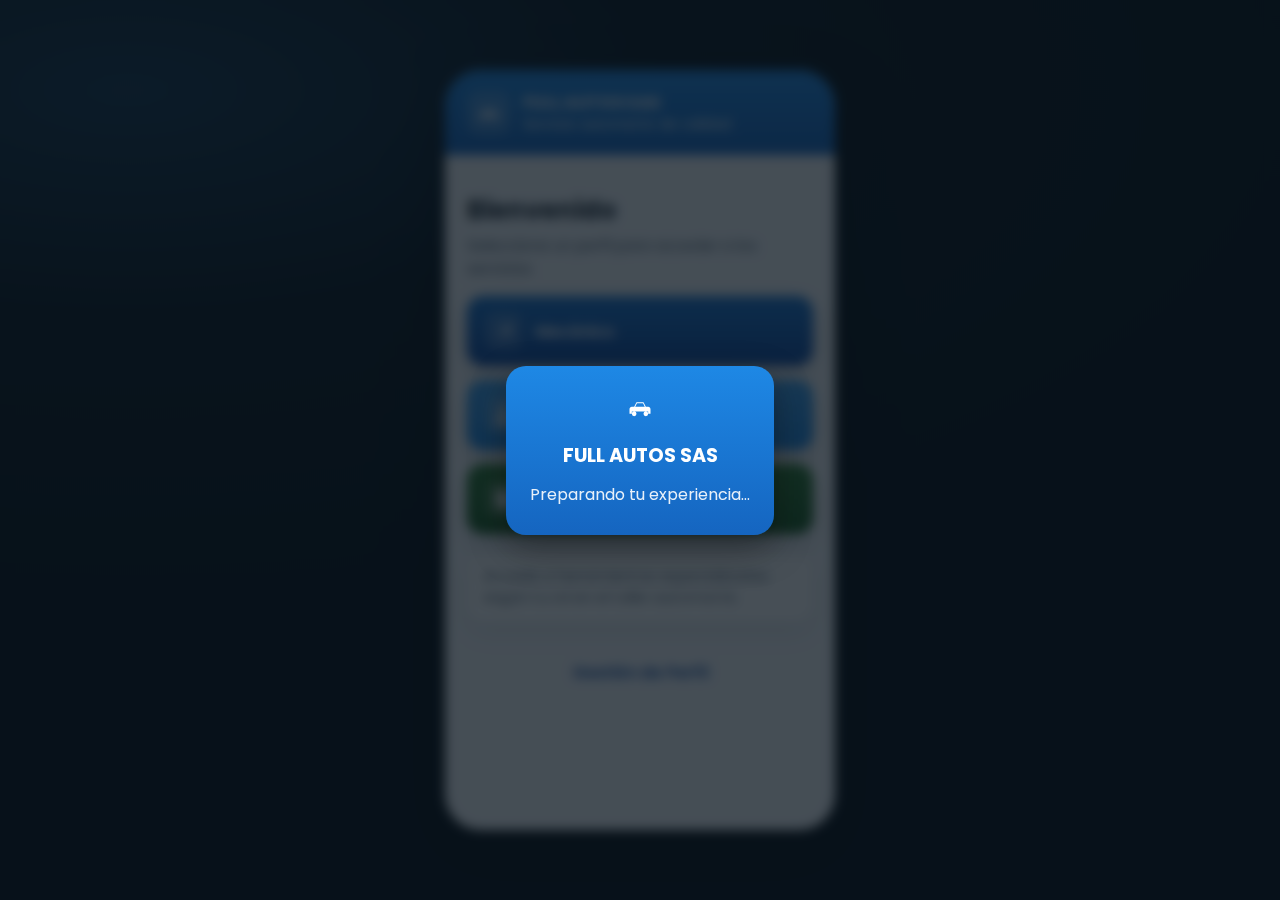
<file: index.html>
<!DOCTYPE html>
<html lang="es">
<head>
  <meta charset="UTF-8" />
  <meta name="viewport" content="width=device-width, initial-scale=1" />
  <title>FULL AUTOS SAS – Home</title>
  <link href="https://fonts.googleapis.com/css2?family=Poppins:wght@400;600;700&display=swap" rel="stylesheet">
  <link rel="stylesheet" href="styles.css" />
</head>
<body class="app">
  <!-- Splash (simple) -->
  <div class="splash" id="splash">
    <div class="splash-card">
      <div class="brand-logo">
        <svg viewBox="0 0 24 24" width="28" height="28" aria-hidden="true">
          <path fill="#ffffff" d="M5 11c-1.1 0-2 .9-2 2v4h2v-2h14v2h2v-4c0-1.1-.9-2-2-2h-2l-2-4H9l-2 4H5zm4.4-3h5.2l1.5 3H7.9l1.5-3zM7 19a2 2 0 11-.001-4.001A2 2 0 017 19zm10 0a2 2 0 11-.001-4.001A2 2 0 0117 19z"/>
        </svg>
      </div>
      <h1>FULL AUTOS SAS</h1>
      <p>Preparando tu experiencia…</p>
    </div>
  </div>

  <div class="phone" id="phone">
    <header class="brand-card">
      <div class="brand-icon">
        <svg viewBox="0 0 24 24" width="24" height="24" aria-hidden="true">
          <path fill="#ffffff" d="M5 11c-1.1 0-2 .9-2 2v4h2v-2h14v2h2v-4c0-1.1-.9-2-2-2h-2l-2-4H9l-2 4H5zm4.4-3h5.2l1.5 3H7.9l1.5-3zM7 19a2 2 0 11-.001-4.001A2 2 0 017 19zm10 0a2 2 0 11-.001-4.001A2 2 0 0117 19z"/>
        </svg>
      </div>
      <div class="brand-text">
        <div class="brand-title">FULL AUTOS SAS</div>
        <div class="brand-sub">Servicio automotriz de calidad</div>
      </div>
    </header>

    <main class="home">
      <h2 class="home-title">Bienvenido</h2>
      <p class="home-sub">Selecciona un perfil para acceder a los servicios</p>

      <nav class="role-buttons">
        <a class="btn role mec" href="mechanic.html" target="_blank" rel="noopener">
          <span class="icon">
            <svg viewBox="0 0 24 24" width="22" height="22" aria-hidden="true">
              <path fill="currentColor" d="M7 21H5v-2h2v2zm14-5h-2v2h2v-2zM3 10h2v2H3v-2zm18-6h-2v2h2V4zM9.6 12.2l6.2-6.2 2.8 2.8-6.2 6.2-2.8-.8zm2.8 3l6.2-6.2 1.4 1.4-6.2 6.2-2.6-.7z"/>
            </svg>
          </span>
          <span class="label">Mecánico</span>
        </a>
        <a class="btn role cli" href="client.html" target="_blank" rel="noopener">
          <span class="icon">
            <svg viewBox="0 0 24 24" width="22" height="22" aria-hidden="true">
              <path fill="currentColor" d="M12 12c2.7 0 5-2.3 5-5s-2.3-5-5-5-5 2.3-5 5 2.3 5 5 5zm0 2c-3.3 0-10 1.7-10 5v3h20v-3c0-3.3-6.7-5-10-5z"/>
            </svg>
          </span>
          <span class="label">Cliente</span>
        </a>
        <a class="btn role vida" href="resume.html" target="_blank" rel="noopener">
          <span class="icon">
            <svg viewBox="0 0 24 24" width="22" height="22" aria-hidden="true">
              <path fill="currentColor" d="M6 2h9l5 5v13a2 2 0 0 1-2 2H6a2 2 0 0 1-2-2V4a2 2 0 0 1 2-2zm8 6h5l-5-5v5zM8 12h8v2H8v-2zm0 4h8v2H8v-2z"/>
            </svg>
          </span>
          <span class="label">Hoja de Vida</span>
        </a>
      </nav>

      <section class="helper-card">
        <p>Accede a herramientas especializadas según tu rol en el taller automotriz.</p>
      </section>
    </main>

    <footer class="app-footer">
      <a href="profile.html" class="profile-link">Gestión de Perfil</a>
    </footer>
  </div>

  <script src="app.js"></script>
</body>
</html>
</file>
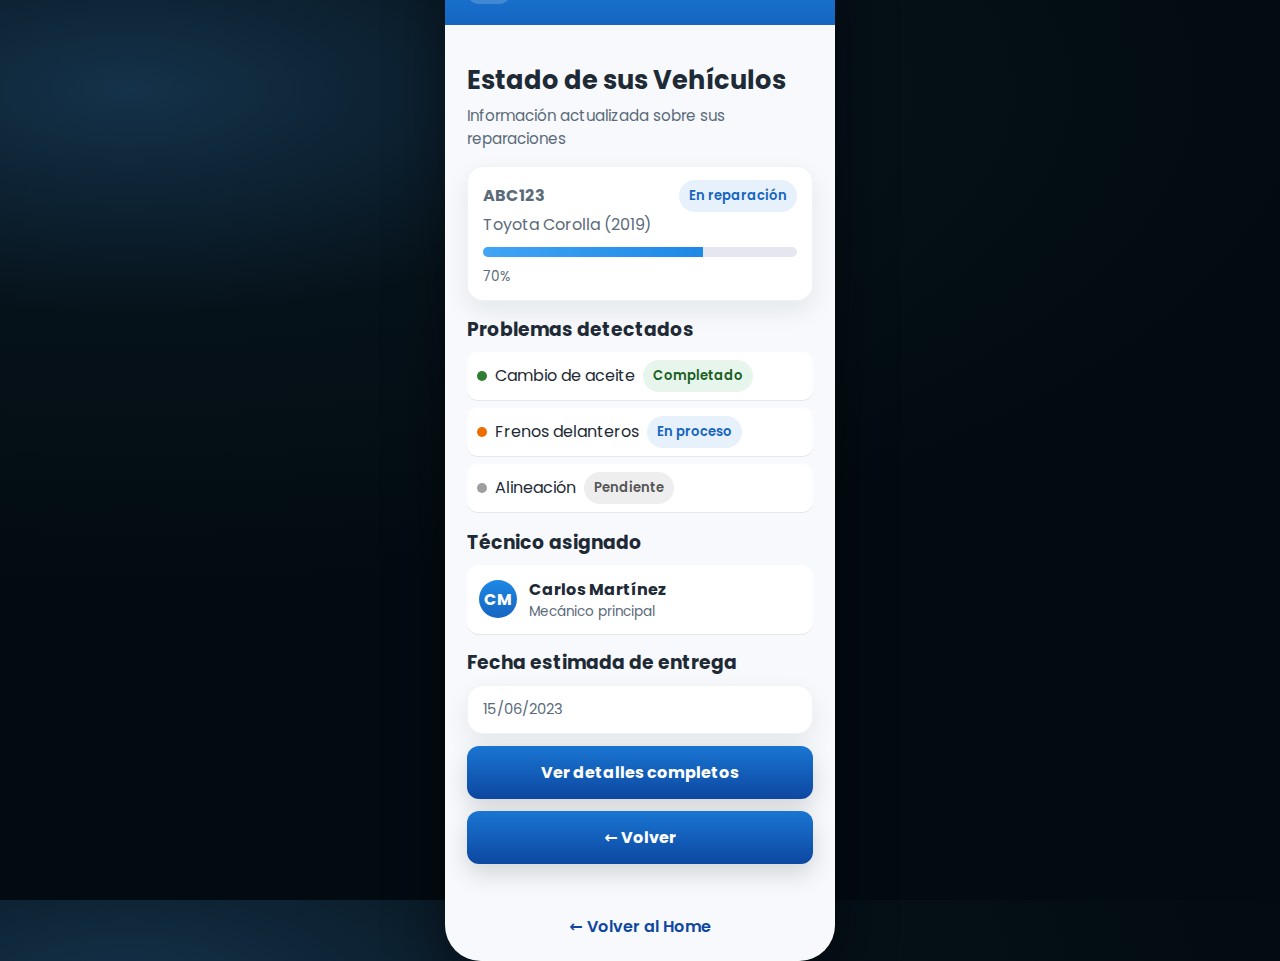
<file: client.html>
<!DOCTYPE html>
<html lang="es">
<head>
  <meta charset="UTF-8" />
  <meta name="viewport" content="width=device-width, initial-scale=1" />
  <title>Portal del Cliente – FULL AUTOS SAS</title>
  <link href="https://fonts.googleapis.com/css2?family=Poppins:wght@400;600;700&display=swap" rel="stylesheet">
  <link rel="stylesheet" href="styles.css" />
</head>
<body class="app">
  <div class="phone">
    <header class="brand-card">
      <div class="brand-icon">
        <svg viewBox="0 0 24 24" width="24" height="24" aria-hidden="true"><path fill="#fff" d="M12 12c2.7 0 5-2.3 5-5s-2.3-5-5-5-5 2.3-5 5 2.3 5 5 5zm0 2c-3.3 0-10 1.7-10 5v3h20v-3c0-3.3-6.7-5-10-5z"/></svg>
      </div>
      <div class="brand-text">
        <div class="brand-title">FULL AUTOS SAS</div>
        <div class="brand-sub">Portal del Cliente</div>
      </div>
    </header>

    <main class="home">
      <h2 class="home-title">Estado de sus Vehículos</h2>
      <p class="home-sub">Información actualizada sobre sus reparaciones</p>

      <section class="helper-card" style="margin-bottom:14px">
        <div class="vehicle-header">
          <div class="vh-title">ABC123</div>
          <span class="chip chip-progress">En reparación</span>
        </div>
        <div class="vh-sub">Toyota Corolla (2019)</div>
        <div class="progress">
          <div class="progress-bar" style="width:70%"></div>
        </div>
        <div class="progress-meta">70%</div>
      </section>

      <h3 class="section-title">Problemas detectados</h3>
      <ul class="issues">
        <li><span class="dot dot-green"></span> Cambio de aceite <span class="chip chip-ok">Completado</span></li>
        <li><span class="dot dot-orange"></span> Frenos delanteros <span class="chip chip-progress">En proceso</span></li>
        <li><span class="dot dot-gray"></span> Alineación <span class="chip chip-pending">Pendiente</span></li>
      </ul>

      <h3 class="section-title">Técnico asignado</h3>
      <div class="tech-card">
        <div class="avatar">CM</div>
        <div class="tech-info">
          <div class="tech-name">Carlos Martínez</div>
          <div class="tech-role">Mecánico principal</div>
        </div>
      </div>

      <h3 class="section-title">Fecha estimada de entrega</h3>
      <section class="helper-card"><p>15/06/2023</p></section>

      <div class="cta-footer">
        <a href="#" class="btn-primary">Ver detalles completos</a>
      </div>

      <div class="cta-footer">
        <a href="index.html" class="btn-primary">← Volver</a>
      </div>
    </main>

    <footer class="app-footer">
      <a href="index.html" class="profile-link">← Volver al Home</a>
    </footer>
  </div>
  <script src="app.js"></script>
</body>
</html>
</file>
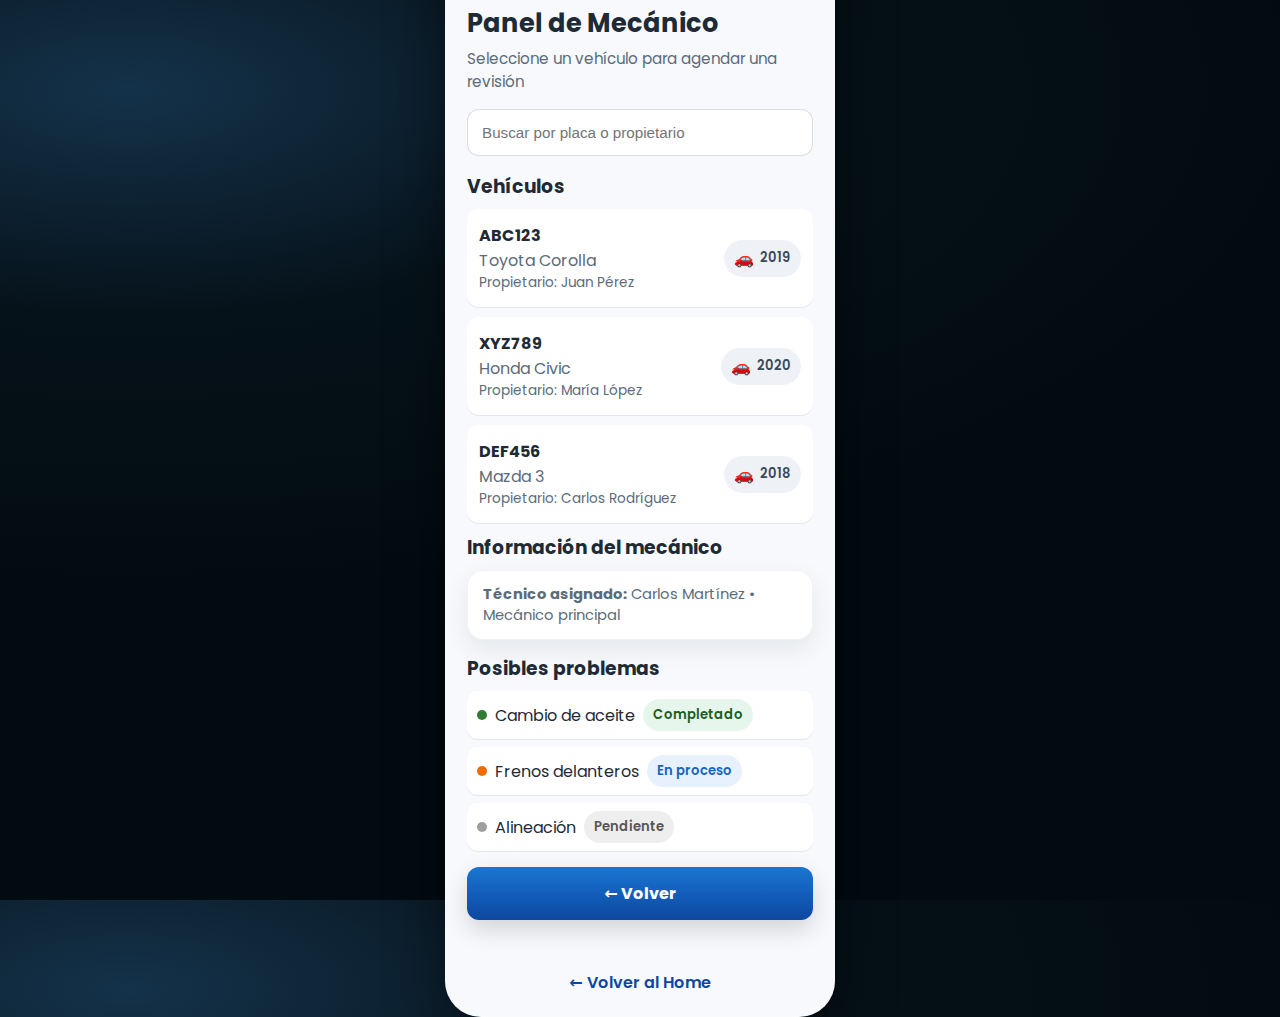
<file: mechanic.html>
<!DOCTYPE html>
<html lang="es">
<head>
  <meta charset="UTF-8" />
  <meta name="viewport" content="width=device-width, initial-scale=1" />
  <title>Panel del Mecánico – FULL AUTOS SAS</title>
  <link href="https://fonts.googleapis.com/css2?family=Poppins:wght@400;600;700&display=swap" rel="stylesheet">
  <link rel="stylesheet" href="styles.css" />
</head>
<body class="app">
  <div class="phone">
    <header class="brand-card">
      <div class="brand-icon">
        <svg viewBox="0 0 24 24" width="24" height="24" aria-hidden="true"><path fill="#fff" d="M5 11c-1.1 0-2 .9-2 2v4h2v-2h14v2h2v-4c0-1.1-.9-2-2-2h-2l-2-4H9l-2 4H5zm4.4-3h5.2l1.5 3H7.9l1.5-3zM7 19a2 2 0 11-.001-4.001A2 2 0 017 19zm10 0a2 2 0 11-.001-4.001A2 2 0 0117 19z"/></svg>
      </div>
      <div class="brand-text">
        <div class="brand-title">FULL AUTOS SAS</div>
        <div class="brand-sub">Panel del Mecánico</div>
      </div>
    </header>

    <main class="home">
      <h2 class="home-title">Panel de Mecánico</h2>
      <p class="home-sub">Seleccione un vehículo para agendar una revisión</p>

      <div class="search-wrap">
        <input type="text" class="input search-input" placeholder="Buscar por placa o propietario" />
      </div>

      <h3 class="section-title">Vehículos</h3>
      <ul class="list">
        <li class="list-item">
          <div class="item-main">
            <div class="item-title">ABC123</div>
            <div class="item-sub">Toyota Corolla</div>
            <div class="item-meta">Propietario: Juan Pérez</div>
          </div>
          <div class="item-side">
            <span class="chip chip-year"><span class="chip-icon">🚗</span> 2019</span>
          </div>
        </li>
        <li class="list-item">
          <div class="item-main">
            <div class="item-title">XYZ789</div>
            <div class="item-sub">Honda Civic</div>
            <div class="item-meta">Propietario: María López</div>
          </div>
          <div class="item-side">
            <span class="chip chip-year"><span class="chip-icon">🚗</span> 2020</span>
          </div>
        </li>
        <li class="list-item">
          <div class="item-main">
            <div class="item-title">DEF456</div>
            <div class="item-sub">Mazda 3</div>
            <div class="item-meta">Propietario: Carlos Rodríguez</div>
          </div>
          <div class="item-side">
            <span class="chip chip-year"><span class="chip-icon">🚗</span> 2018</span>
          </div>
        </li>
      </ul>

      <h3 class="section-title">Información del mecánico</h3>
      <section class="helper-card" style="margin-bottom:14px">
        <p><strong>Técnico asignado:</strong> Carlos Martínez • Mecánico principal</p>
      </section>

      <h3 class="section-title">Posibles problemas</h3>
      <ul class="issues">
        <li><span class="dot dot-green"></span> Cambio de aceite <span class="chip chip-ok">Completado</span></li>
        <li><span class="dot dot-orange"></span> Frenos delanteros <span class="chip chip-progress">En proceso</span></li>
        <li><span class="dot dot-gray"></span> Alineación <span class="chip chip-pending">Pendiente</span></li>
      </ul>

      <div class="cta-footer">
        <a href="index.html" class="btn-primary">← Volver</a>
      </div>
    </main>

    <footer class="app-footer">
      <a href="index.html" class="profile-link">← Volver al Home</a>
    </footer>
  </div>
  <script src="app.js"></script>
</body>
</html>
</file>
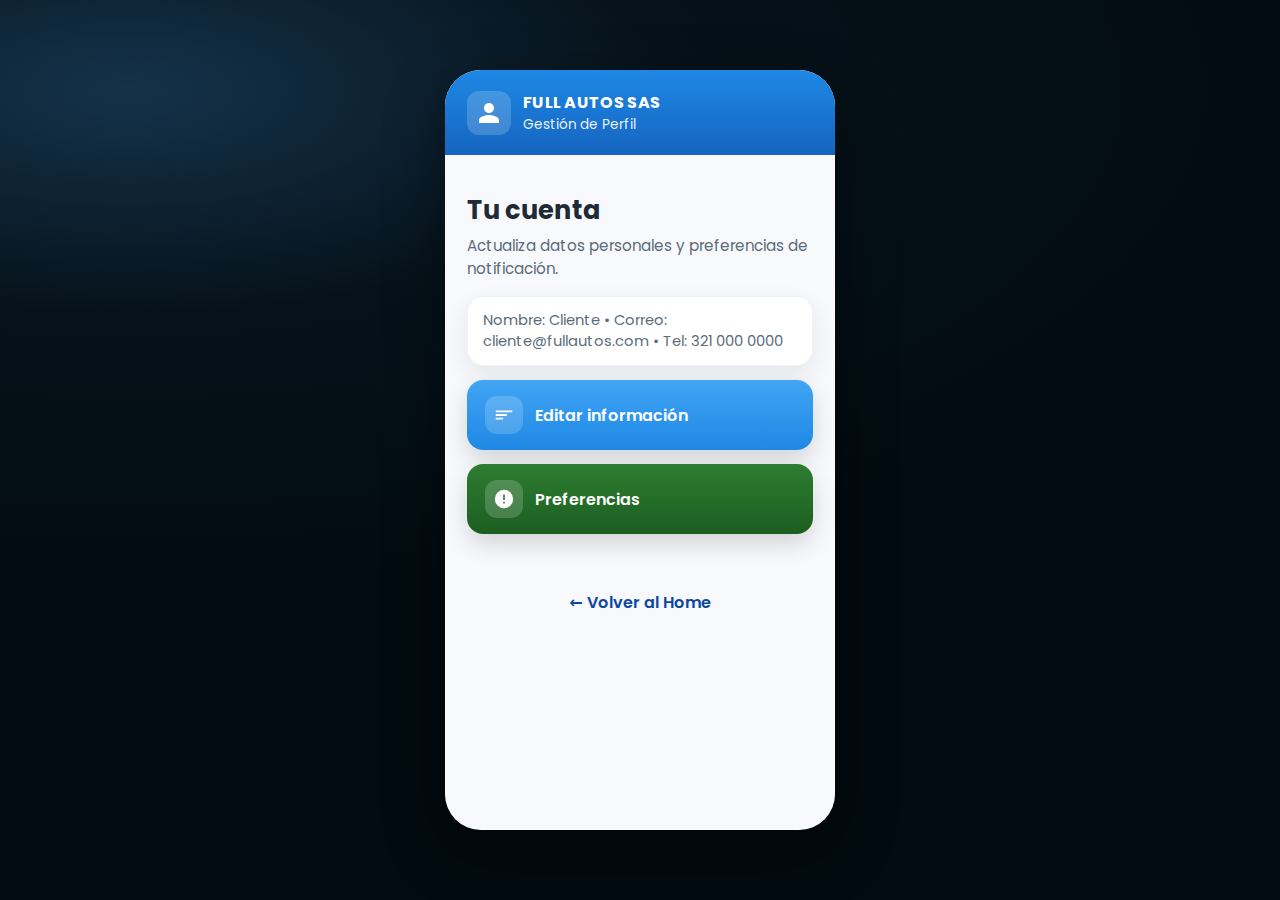
<file: profile.html>
<!DOCTYPE html>
<html lang="es">
<head>
  <meta charset="UTF-8" />
  <meta name="viewport" content="width=device-width, initial-scale=1" />
  <title>Gestión de Perfil – FULL AUTOS SAS</title>
  <link href="https://fonts.googleapis.com/css2?family=Poppins:wght@400;600;700&display=swap" rel="stylesheet">
  <link rel="stylesheet" href="styles.css" />
</head>
<body class="app">
  <div class="phone">
    <header class="brand-card">
      <div class="brand-icon">
        <svg viewBox="0 0 24 24" width="24" height="24" aria-hidden="true"><path fill="#fff" d="M12 12c2.7 0 5-2.3 5-5s-2.3-5-5-5-5 2.3-5 5 2.3 5 5 5zm0 2c-3.3 0-10 1.7-10 5v3h20v-3c0-3.3-6.7-5-10-5z"/></svg>
      </div>
      <div class="brand-text">
        <div class="brand-title">FULL AUTOS SAS</div>
        <div class="brand-sub">Gestión de Perfil</div>
      </div>
    </header>

    <main class="home">
      <h2 class="home-title">Tu cuenta</h2>
      <p class="home-sub">Actualiza datos personales y preferencias de notificación.</p>

      <section class="helper-card" style="margin-bottom:14px">
        <p>Nombre: Cliente • Correo: cliente@fullautos.com • Tel: 321 000 0000</p>
      </section>

      <div class="role-buttons">
        <a class="btn role cli" href="#"><span class="icon"><svg viewBox="0 0 24 24" width="22" height="22"><path fill="currentColor" d="M3 7h18v2H3V7zm0 4h12v2H3v-2zm0 4h8v2H3v-2z"/></svg></span><span class="label">Editar información</span></a>
        <a class="btn role vida" href="#"><span class="icon"><svg viewBox="0 0 24 24" width="22" height="22"><path fill="currentColor" d="M12 2a10 10 0 1 0 10 10A10 10 0 0 0 12 2zm1 15h-2v-2h2zm0-4h-2V7h2z"/></svg></span><span class="label">Preferencias</span></a>
      </div>
    </main>

    <footer class="app-footer">
      <a href="index.html" class="profile-link">← Volver al Home</a>
    </footer>
  </div>
  <script src="app.js"></script>
</body>
</html>
</file>
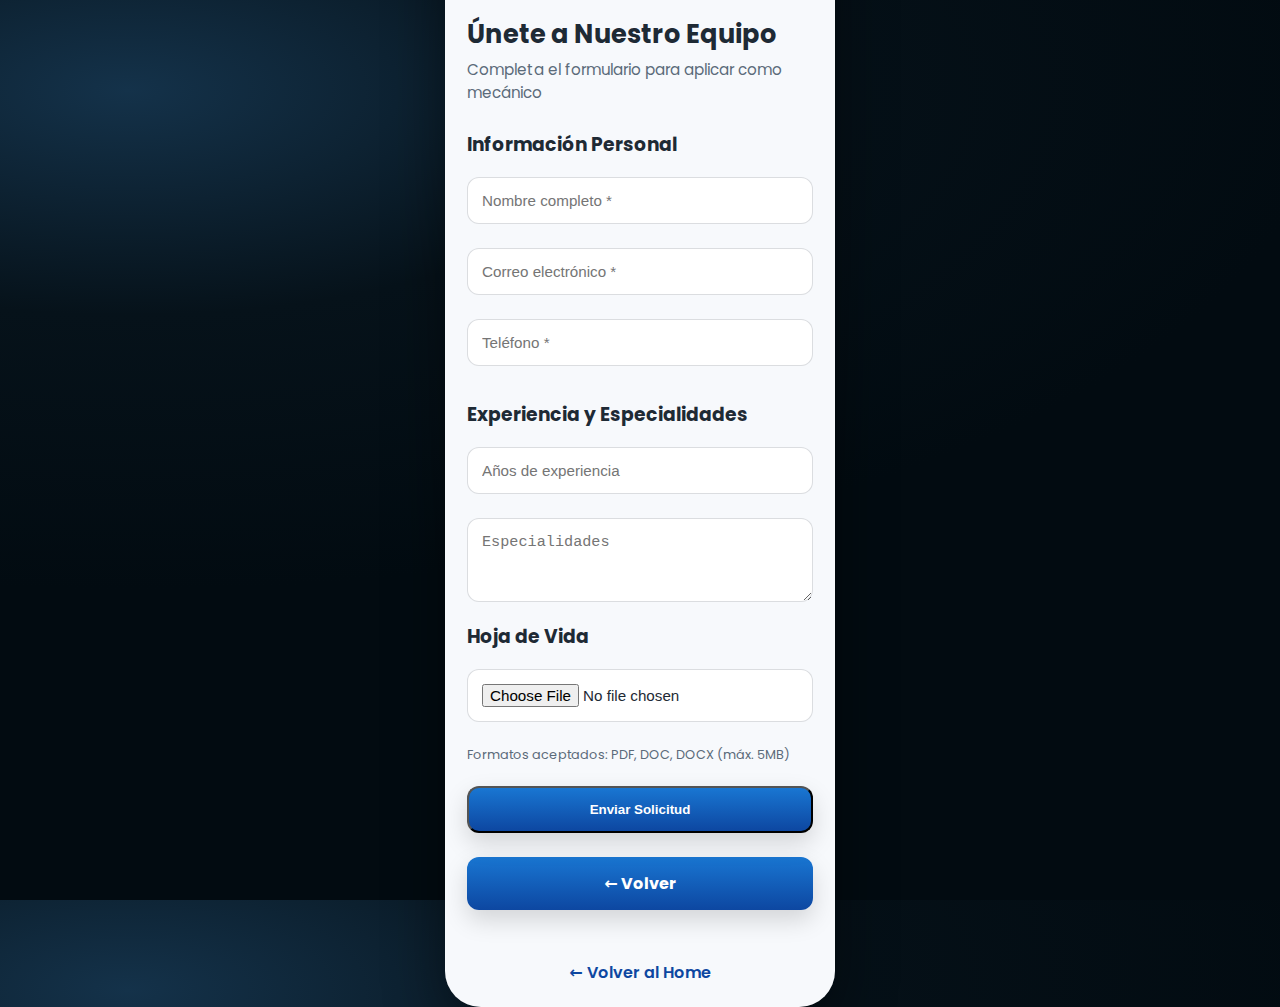
<file: resume.html>
<!DOCTYPE html>
<html lang="es">
<head>
  <meta charset="UTF-8" />
  <meta name="viewport" content="width=device-width, initial-scale=1" />
  <title>Hoja de Vida – FULL AUTOS SAS</title>
  <link href="https://fonts.googleapis.com/css2?family=Poppins:wght@400;600;700&display=swap" rel="stylesheet">
  <link rel="stylesheet" href="styles.css" />
</head>
<body class="app">
  <div class="phone">
    <header class="brand-card">
      <div class="brand-icon">
        <svg viewBox="0 0 24 24" width="24" height="24" aria-hidden="true"><path fill="#fff" d="M6 2h9l5 5v13a2 2 0 0 1-2 2H6a2 2 0 0 1-2-2V4a2 2 0 0 1 2-2zm8 6h5l-5-5v5zM8 12h8v2H8v-2zm0 4h8v2H8v-2z"/></svg>
      </div>
      <div class="brand-text">
        <div class="brand-title">FULL AUTOS SAS</div>
        <div class="brand-sub">Hoja de Vida</div>
      </div>
    </header>

    <main class="home">
      <h2 class="home-title">Únete a Nuestro Equipo</h2>
      <p class="home-sub">Completa el formulario para aplicar como mecánico</p>

      <form class="form" id="resumeForm" novalidate>
        <h3 class="section-title">Información Personal</h3>
        <input class="input" id="fullName" name="fullName" type="text" placeholder="Nombre completo *" required />
        <div class="error" id="error-fullName"></div>
        <input class="input" id="email" name="email" type="email" placeholder="Correo electrónico *" required />
        <div class="error" id="error-email"></div>
        <input class="input" id="phone" name="phone" type="tel" placeholder="Teléfono *" required />
        <div class="error" id="error-phone"></div>

        <h3 class="section-title">Experiencia y Especialidades</h3>
        <input class="input" id="experience" name="experience" type="number" min="0" max="60" placeholder="Años de experiencia" />
        <div class="error" id="error-experience"></div>
        <textarea class="input" id="specialties" name="specialties" rows="3" placeholder="Especialidades"></textarea>

        <h3 class="section-title">Hoja de Vida</h3>
        <input class="input" id="resumeFile" name="resumeFile" type="file" accept=".pdf,.doc,.docx" />
        <div class="error" id="error-resumeFile"></div>
        <small class="hint">Formatos aceptados: PDF, DOC, DOCX (máx. 5MB)</small>

        <div class="cta-footer">
          <button type="submit" class="btn-primary">Enviar Solicitud</button>
        </div>
      </form>

      <div class="cta-footer">
        <a href="index.html" class="btn-primary">← Volver</a>
      </div>
    </main>

    <footer class="app-footer">
      <a href="index.html" class="profile-link">← Volver al Home</a>
    </footer>
  </div>
  <script src="app.js"></script>
  <script src="resume.js"></script>
</body>
</html>
</file>
<file: styles.css>
/* FULL AUTOS SAS – estilos generales */
:root{
  --bg: #0e1b25;
  --phone-bg: #f7f9fc;
  --blue-1: #1e88e5;
  --blue-2: #1565c0;
  --green-1: #2e7d32;
  --green-2: #1b5e20;
  --text-main: #1e2a35;
  --text-sub: #5b6b7a;
}

*{box-sizing:border-box}
html,body{height:100%}
body.app{
  margin:0;
  font-family:'Poppins',system-ui,-apple-system,Segoe UI,Roboto,Arial,sans-serif;
  background: radial-gradient(1200px 500px at 10% 10%, #14324a 0%, #06121a 45%, #020b11 100%);
  color:var(--text-main);
  display:flex; align-items:center; justify-content:center;
  padding: 24px;
}

/* Simulación del dispositivo */
.phone{
  width: 390px; /* iPhone 14 Pro aprox */
  min-height: 760px;
  background: var(--phone-bg);
  border-radius: 36px;
  box-shadow: 0 20px 60px rgba(0,0,0,.45), inset 0 0 0 1px rgba(255,255,255,.2);
  overflow:hidden;
  position:relative;
  animation: fadeIn .6s ease both;
}

/* Encabezado de marca */
.brand-card{
  display:flex; gap:12px; align-items:center;
  padding: 20px 22px;
  background: linear-gradient(180deg, var(--blue-1), var(--blue-2));
  color:#fff;
}
.brand-icon{width:44px; height:44px; display:grid; place-items:center; background:rgba(255,255,255,.18); border-radius:12px}
.brand-title{font-weight:700; letter-spacing:.3px}
.brand-sub{font-size:.85rem; opacity:.9}

/* Home */
.home{padding: 18px 22px 26px}
.home-title{margin:18px 0 4px; font-size:1.6rem; font-weight:700; color:var(--text-main)}
.home-sub{margin:0 0 16px; color:var(--text-sub); font-size:.95rem}

.role-buttons{display:flex; flex-direction:column; gap:14px; margin: 6px 0 18px}
.btn.role{
  display:flex; align-items:center; gap:12px; text-decoration:none;
  color:#fff; padding:16px 18px; border-radius:16px; font-weight:600;
  box-shadow: 0 10px 24px rgba(0,0,0,.15);
  transition: transform .12s ease, box-shadow .12s ease, opacity .2s ease;
}
.btn.role .icon{display:grid; place-items:center; width:38px; height:38px; background:rgba(255,255,255,.18); border-radius:12px}
.btn.role .label{flex:1}
.btn.role:hover{transform: translateY(-1px); box-shadow: 0 14px 30px rgba(0,0,0,.18)}
.btn.role:active{transform: translateY(0)}

/* Paletas de botones */
.mec{background: linear-gradient(180deg, #1976d2, #0d47a1)}
.cli{background: linear-gradient(180deg, #42a5f5, #1e88e5)}
.vida{background: linear-gradient(180deg, var(--green-1), var(--green-2))}

/* Tarjeta auxiliar */
.helper-card{
  background:#fff; border-radius:16px; padding:14px 16px; color:var(--text-sub);
  box-shadow: 0 10px 26px rgba(16,30,44,.08), inset 0 0 0 1px rgba(16,30,44,.06);
}
.helper-card p{margin:0; font-size:.92rem}

/* Footer */
.app-footer{padding:12px 22px 22px}
.profile-link{display:block; text-align:center; text-decoration:none; color:#0d47a1; font-weight:600}
.profile-link:hover{text-decoration:underline}

/* Splash */
.splash{position:fixed; inset:0; display:grid; place-items:center; background:rgba(10,20,30,.75); backdrop-filter: blur(6px); z-index:999; animation: fadeIn .2s ease}
.splash-card{display:flex; flex-direction:column; align-items:center; gap:12px; background:linear-gradient(180deg, #1e88e5, #1565c0); color:#fff; padding:28px 24px; border-radius:20px; box-shadow:0 14px 36px rgba(0,0,0,.35)}
.splash-card h1{margin:0; font-size:1.2rem}
.splash-card p{margin:0; opacity:.9}

/* Animaciones */
@keyframes fadeIn{from{opacity:0; transform:translateY(8px)} to{opacity:1; transform:translateY(0)}}

/* Responsivo: en pantallas pequeñas el contenedor ocupa todo el ancho */
@media (max-width: 420px){
  body.app{padding:12px}
  .phone{width:100%; min-height: calc(100vh - 24px); border-radius:24px}
}

/* Inputs y búsqueda */
.input{width:100%; padding:14px 14px; border-radius:12px; border:1px solid rgba(16,30,44,.15); background:#fff; outline:none; font-size:.95rem}
.input:focus{border-color:#1e88e5; box-shadow:0 0 0 3px rgba(30,136,229,.14)}
.search-wrap{margin:8px 0 16px}
.section-title{margin:10px 0 8px; font-weight:700; color:var(--text-main)}

/* Lista de vehículos */
.list{list-style:none; margin:0; padding:0}
.list-item{display:flex; justify-content:space-between; align-items:center; gap:12px; padding:14px 12px; background:#fff; border-radius:12px; box-shadow:0 1px 0 rgba(16,30,44,.08); margin-bottom:10px}
.item-title{font-weight:700}
.item-sub{color:var(--text-sub)}
.item-meta{color:var(--text-sub); font-size:.85rem}

/* Chips */
.chip{display:inline-flex; align-items:center; gap:6px; padding:6px 10px; border-radius:999px; font-size:.82rem; font-weight:600}
.chip-year{background:#eef2f7; color:#3a4a5a}
.chip-ok{background:#e7f6ec; color:#1b5e20}
.chip-progress{background:#e7f1fb; color:#1565c0}
.chip-pending{background:#eee; color:#555}
.chip-icon{font-size:1rem}

/* Dots para lista de problemas */
.issues{list-style:none; padding:0; margin:0 0 16px}
.issues li{display:flex; align-items:center; gap:8px; padding:8px 10px; background:#fff; border-radius:10px; margin-bottom:8px; box-shadow:0 1px 0 rgba(16,30,44,.08)}
.dot{width:10px; height:10px; border-radius:50%}
.dot-green{background:#2e7d32}
.dot-orange{background:#ef6c00}
.dot-gray{background:#9e9e9e}

/* Progreso */
.progress{height:10px; border-radius:999px; background:#e6e6f0; overflow:hidden; margin:10px 0}
.progress-bar{height:100%; background:linear-gradient(90deg, #42a5f5, #1e88e5)}
.progress-meta{color:var(--text-sub); font-size:.85rem}
.vehicle-header{display:flex; align-items:center; justify-content:space-between}
.vh-title{font-weight:700}
.vh-sub{color:var(--text-sub); margin-bottom:4px}

/* Técnico asignado */
.tech-card{display:flex; align-items:center; gap:12px; background:#fff; padding:12px; border-radius:12px; box-shadow:0 1px 0 rgba(16,30,44,.08); margin-bottom:14px}
.avatar{width:38px; height:38px; border-radius:50%; background:linear-gradient(180deg, #1e88e5, #1565c0); color:#fff; display:grid; place-items:center; font-weight:700}
.tech-name{font-weight:700}
.tech-role{color:var(--text-sub); font-size:.85rem}

/* Formulario */
.form{display:flex; flex-direction:column; gap:10px}
.hint{color:var(--text-sub); font-size:.8rem}

/* CTA primary */
.btn-primary{display:block; width:100%; text-align:center; text-decoration:none; background:linear-gradient(180deg, #1976d2, #0d47a1); color:#fff; padding:14px; border-radius:12px; font-weight:700; box-shadow:0 10px 24px rgba(0,0,0,.15)}
.btn-primary:hover{filter:brightness(1.05)}

/* Contenedor de botón al final */
.cta-footer{margin:12px 0}

/* Errores de formulario */
.error{color:#d32f2f; font-size:.8rem; margin-top:4px}
.input-error{border-color:#d32f2f !important; box-shadow:0 0 0 3px rgba(211,47,47,.14) !important}
</file>
